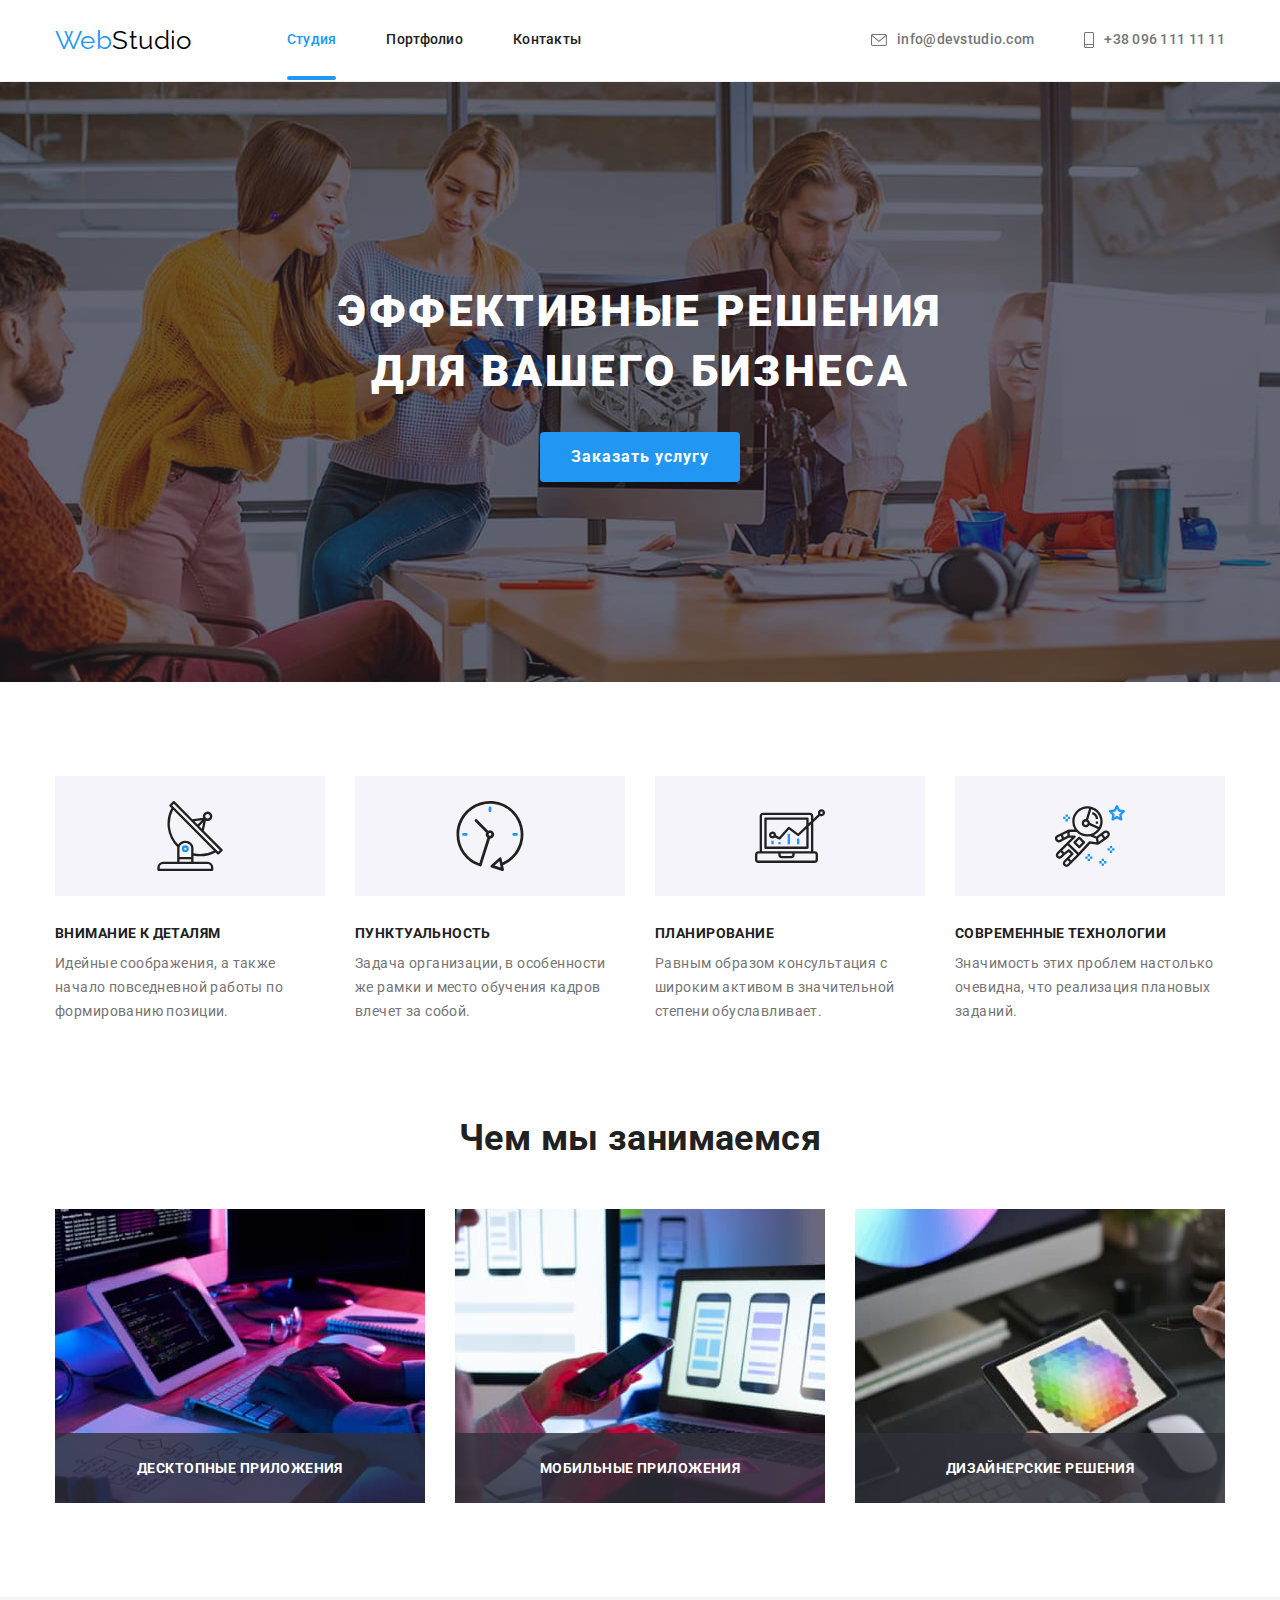
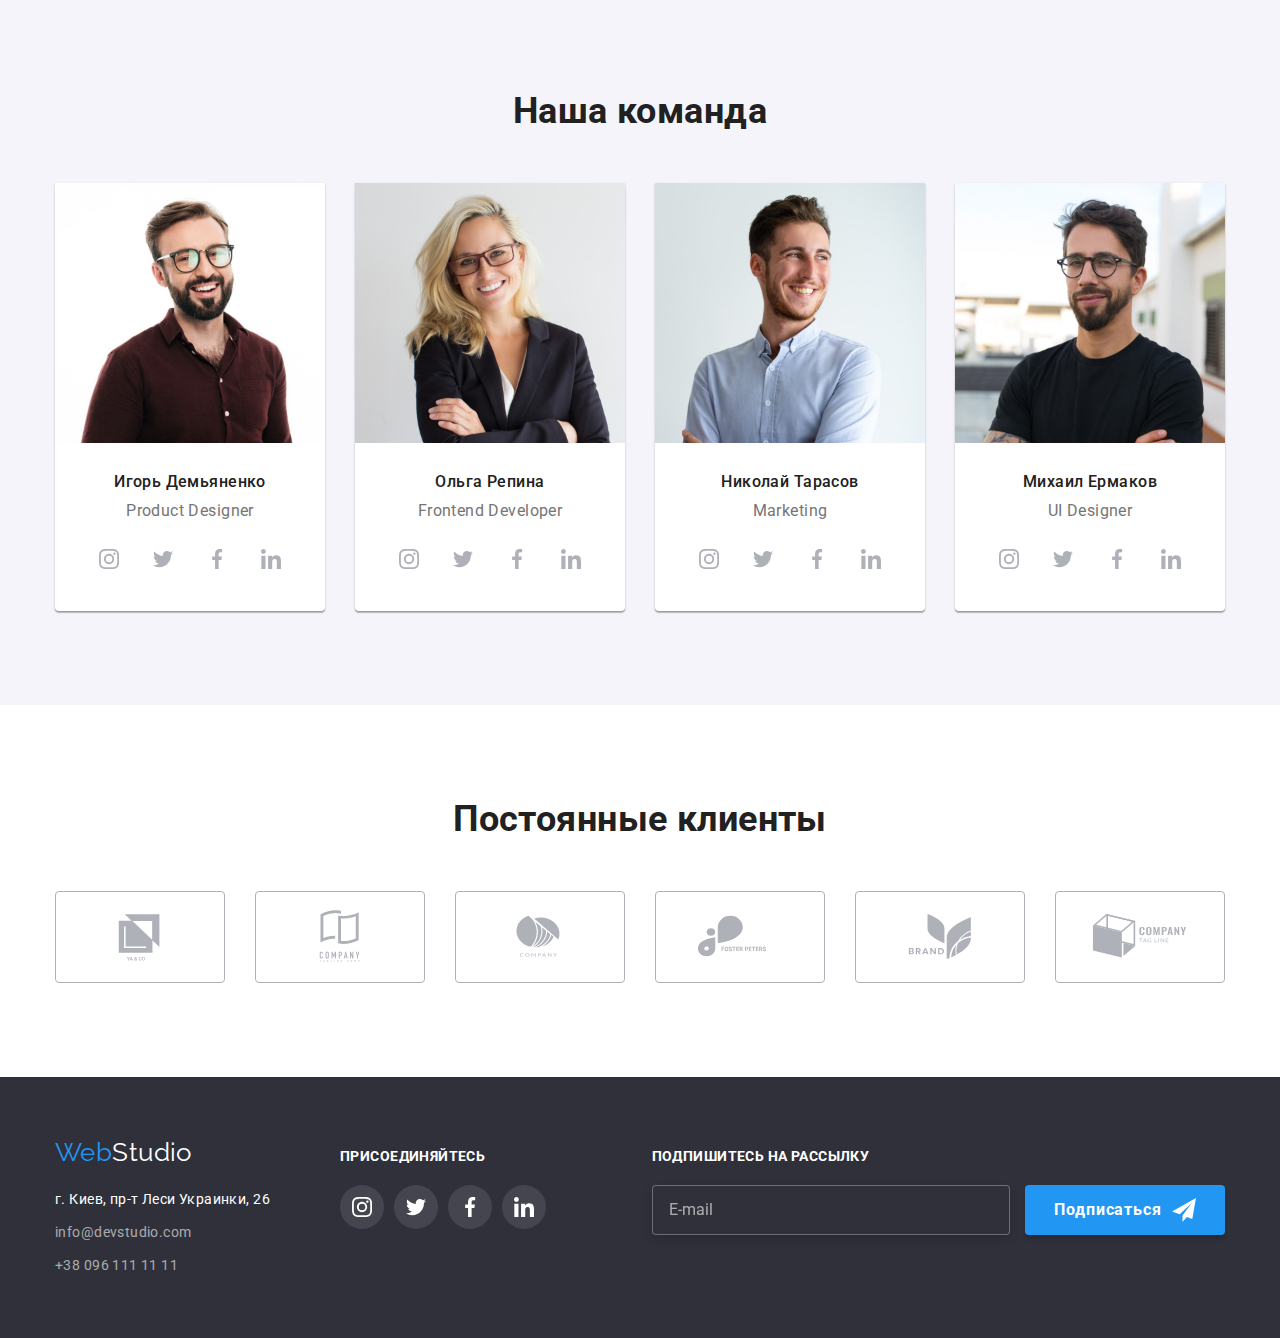
<file: index.html>
<!DOCTYPE html>
<html lang="ru">
  <head>
    <meta charset="UTF-8" />
    <meta http-equiv="X-UA-Compatible" content="IE=edge" />
    <meta name="viewport" content="width=device-width, initial-scale=1.0" />
    <title>Document</title>
    <link rel="preconnect" href="https://fonts.googleapis.com" />
    <link rel="preconnect" href="https://fonts.gstatic.com" crossorigin />
    <link
      href="https://fonts.googleapis.com/css2?family=Raleway:wght@700&family=Roboto:wght@400;500;700;900&display=swap"
      rel="stylesheet"
    />
    <link
      rel="stylesheet"
      href="https://cdnjs.cloudflare.com/ajax/libs/modern-normalize/1.1.0/modern-normalize.min.css"
    />
    <link rel="stylesheet" href="./css/main.min.css" />
  </head>
  <body>
    <header class="page-header">
      <div class="container">
        <a href="./index.html" class="page-header__logo logo link"
          ><span class="logo-accent">Web</span>Studio</a
        >
        <nav class="site-nav">
          <ul class="site-nav__list list">
            <li class="site-nav__item">
              <a href="./index.html" class="site-nav__link site-nav__link--current link">Студия</a>
            </li>
            <li class="site-nav__item">
              <a href="./portfolio.html" class="site-nav__link link">Портфолио</a>
            </li>
            <li class="site-nav__item"><a href="" class="site-nav__link link">Контакты</a></li>
          </ul>
        </nav>
        <ul class="contact-header">
          <li class="contact-header__item list">
            <a href="mailto:info@devstudio.com" class="contact-header__link link">
              <svg class="contact-header__contact-icon" width="16" height="12">
                <use href="./images/sprite.svg#icon-envelope"></use>
              </svg>
              info@devstudio.com</a
            >
          </li>
          <li class="contact-header__item list">
            <a href="tel:+380961111111" class="contact-header__link link">
              <svg class="contact-header__contact-icon" width="10" height="16">
                <use href="./images/sprite.svg#icon-smartphone"></use>
              </svg>
              +38 096 111 11 11</a
            >
          </li>
        </ul>
      </div>
    </header>
    <main>
      <section class="hero">
        <div class="container">
          <h1 class="hero__title">Эффективные решения для вашего бизнеса</h1>
          <button type="button" class="hero__button btn" data-modal-open>Заказать услугу</button>
        </div>
      </section>
      <section class="peculiarity section">
        <div class="container">
          <h2 class="peculiarity__title visualy-hidden">Особенности</h2>
          <ul class="peculiarity__list list">
            <li class="peculiarity__item">
              <div class="peculiarity__thumb">
                <svg class="peculiarity__icon">
                  <use href="./images/sprite.svg#icon-antenna"></use>
                </svg>
              </div>
              <h3 class="peculiarity__sub-title">Внимание к деталям</h3>
              <p class="peculiarity__text">
                Идейные соображения, а также начало повседневной работы по формированию позиции.
              </p>
            </li>
            <li class="peculiarity__item">
              <div class="peculiarity__thumb">
                <svg class="peculiarity__icon">
                  <use href="./images/sprite.svg#icon-clock-1"></use>
                </svg>
              </div>
              <h3 class="peculiarity__sub-title">Пунктуальность</h3>
              <p class="peculiarity__text">
                Задача организации, в особенности же рамки и место обучения кадров влечет за собой.
              </p>
            </li>
            <li class="peculiarity__item">
              <div class="peculiarity__thumb">
                <svg class="peculiarity__icon">
                  <use href="./images/sprite.svg#icon-diagram"></use>
                </svg>
              </div>
              <h3 class="peculiarity__sub-title">Планирование</h3>
              <p class="peculiarity__text">
                Равным образом консультация с широким активом в значительной степени обуславливает.
              </p>
            </li>
            <li class="peculiarity__item">
              <div class="peculiarity__thumb">
                <svg class="peculiarity__icon">
                  <use href="./images/sprite.svg#icon-astronaut"></use>
                </svg>
              </div>
              <h3 class="peculiarity__sub-title">Современные технологии</h3>
              <p class="peculiarity__text">
                Значимость этих проблем настолько очевидна, что реализация плановых заданий.
              </p>
            </li>
          </ul>
        </div>
      </section>
      <section class="section work">
        <div class="container">
          <h2 class="work__title title">Чем мы занимаемся</h2>
          <ul class="work__list list">
            <li class="work__item">
              <div class="work__thumb">
                <img
                  src="./images/img1.jpg"
                  alt="Программирование"
                  width="370"
                  height="294"
                  class="work__image"
                />
                <p class="work__text">Десктопные приложения</p>
              </div>
            </li>

            <li class="work__item">
              <div class="work__thumb">
                <img
                  src="./images/img2.jpg"
                  alt="Адаптивная вёрстка"
                  width="370"
                  height="294"
                  class="work__image"
                />
                <p class="work__text">Мобильные приложения</p>
              </div>
            </li>

            <li class="work__item">
              <div class="work__thumb">
                <img
                  src="./images/img3.jpg"
                  alt="Дизайн"
                  width="370"
                  height="294"
                  class="work__image"
                />
                <p class="work__text">Дизайнерские решения</p>
              </div>
            </li>
          </ul>
        </div>
      </section>
      <section class="section command">
        <div class="container">
          <h2 class="command__title title">Наша команда</h2>
          <ul class="command__list list">
            <li class="command__item">
              <img
                class="command__photo"
                src="./images/photo_demyanenko.jpg"
                alt="Игорь Демьяненко"
                width="270"
                height="260"
              />
              <h3 class="command__name">Игорь Демьяненко</h3>
              <p class="command__position">Product Designer</p>
              <ul class="social list">
                <li class="social__item">
                  <a href="" class="social__link">
                    <svg class="social__icon" width="20" height="20">
                      <use href="./images/sprite.svg#icon-instagram"></use>
                    </svg>
                  </a>
                </li>
                <li class="social__item">
                  <a href="" class="social__link">
                    <svg class="social__icon" width="20" height="20">
                      <use href="./images/sprite.svg#icon-twitter"></use>
                    </svg>
                  </a>
                </li>
                <li class="social__item">
                  <a href="" class="social__link">
                    <svg class="social__icon" width="20" height="20">
                      <use href="./images/sprite.svg#icon-facebook"></use>
                    </svg>
                  </a>
                </li>
                <li class="social__item">
                  <a href="" class="social__link">
                    <svg class="social__icon" width="20" height="20">
                      <use href="./images/sprite.svg#icon-linkedin"></use>
                    </svg>
                  </a>
                </li>
              </ul>
            </li>
            <li class="command__item">
              <img
                class="command__photo"
                src="./images/photo_repina.jpg"
                alt="Ольга Репина"
                width="270"
                height="260"
              />
              <h3 class="command__name">Ольга Репина</h3>
              <p class="command__position">Frontend Developer</p>
              <ul class="social list">
                <li class="social__item">
                  <a href="" class="social__link">
                    <svg class="social__icon" width="20" height="20">
                      <use href="./images/sprite.svg#icon-instagram"></use>
                    </svg>
                  </a>
                </li>
                <li class="social__item">
                  <a href="" class="social__link">
                    <svg class="social__icon" width="20" height="20">
                      <use href="./images/sprite.svg#icon-twitter"></use>
                    </svg>
                  </a>
                </li>
                <li class="social__item">
                  <a href="" class="social__link">
                    <svg class="social__icon" width="20" height="20">
                      <use href="./images/sprite.svg#icon-facebook"></use>
                    </svg>
                  </a>
                </li>
                <li class="social__item">
                  <a href="" class="social__link">
                    <svg class="social__icon" width="20" height="20">
                      <use href="./images/sprite.svg#icon-linkedin"></use>
                    </svg>
                  </a>
                </li>
              </ul>
            </li>
            <li class="command__item">
              <img
                class="command__photo"
                src="./images/photo_tarasov.jpg"
                alt="Николай Тарасов"
                width="270"
                height="260"
              />
              <h3 class="command__name">Николай Тарасов</h3>
              <p class="command__position">Marketing</p>
              <ul class="social list">
                <li class="social__item">
                  <a href="" class="social__link">
                    <svg class="social__icon" width="20" height="20">
                      <use href="./images/sprite.svg#icon-instagram"></use>
                    </svg>
                  </a>
                </li>
                <li class="social__item">
                  <a href="" class="social__link">
                    <svg class="social__icon" width="20" height="20">
                      <use href="./images/sprite.svg#icon-twitter"></use>
                    </svg>
                  </a>
                </li>
                <li class="social__item">
                  <a href="" class="social__link">
                    <svg class="social__icon" width="20" height="20">
                      <use href="./images/sprite.svg#icon-facebook"></use>
                    </svg>
                  </a>
                </li>
                <li class="social__item">
                  <a href="" class="social__link">
                    <svg class="social__icon" width="20" height="20">
                      <use href="./images/sprite.svg#icon-linkedin"></use>
                    </svg>
                  </a>
                </li>
              </ul>
            </li>
            <li class="command__item">
              <img
                class="command__photo"
                src="./images/photo_ermakov.jpg"
                alt="Михаил Ермаков"
                width="270"
                height="260"
              />
              <h3 class="command__name">Михаил Ермаков</h3>
              <p class="command__position">UI Designer</p>
              <ul class="social list">
                <li class="social__item">
                  <a href="" class="social__link">
                    <svg class="social__icon" width="20" height="20">
                      <use href="./images/sprite.svg#icon-instagram"></use>
                    </svg>
                  </a>
                </li>
                <li class="social__item">
                  <a href="" class="social__link">
                    <svg class="social__icon" width="20" height="20">
                      <use href="./images/sprite.svg#icon-twitter"></use>
                    </svg>
                  </a>
                </li>
                <li class="social__item">
                  <a href="" class="social__link">
                    <svg class="social__icon" width="20" height="20">
                      <use href="./images/sprite.svg#icon-facebook"></use>
                    </svg>
                  </a>
                </li>
                <li class="social__item">
                  <a href="" class="social__link">
                    <svg class="social__icon" width="20" height="20">
                      <use href="./images/sprite.svg#icon-linkedin"></use>
                    </svg>
                  </a>
                </li>
              </ul>
            </li>
          </ul>
        </div>
      </section>
      <section class="section clients">
        <div class="container">
          <h2 class="clients__title title">Постоянные клиенты</h2>
          <ul class="clients__list list">
            <li class="clients__item">
              <a href="" class="clients__link">
                <svg class="clients__icon" width="106" height="60">
                  <use href="./images/sprite.svg#icon-client-1"></use>
                </svg>
              </a>
            </li>
            <li class="clients__item">
              <a href="" class="clients__link">
                <svg class="clients__icon" width="106" height="60">
                  <use href="./images/sprite.svg#icon-client-2"></use>
                </svg>
              </a>
            </li>
            <li class="clients__item">
              <a href="" class="clients__link">
                <svg class="clients__icon" width="106" height="60">
                  <use href="./images/sprite.svg#icon-client-3"></use>
                </svg>
              </a>
            </li>
            <li class="clients__item">
              <a href="" class="clients__link">
                <svg class="clients__icon" width="106" height="60">
                  <use href="./images/sprite.svg#icon-client-4"></use>
                </svg>
              </a>
            </li>
            <li class="clients__item">
              <a href="" class="clients__link">
                <svg class="clients__icon" width="106" height="60">
                  <use href="./images/sprite.svg#icon-client-5"></use>
                </svg>
              </a>
            </li>
            <li class="clients__item">
              <a href="" class="clients__link">
                <svg class="clients__icon" width="106" height="60">
                  <use href="./images/sprite.svg#icon-client-6"></use>
                </svg>
              </a>
            </li>
          </ul>
        </div>
      </section>
    </main>
    <footer class="page-footer">
      <div class="container">
        <div class="contact-footer">
          <a href="./index.html" class="page-footer__logo logo link"
            ><span class="logo-accent">Web</span>Studio</a
          >
          <address class="address">
            <ul class="address__list list">
              <li class="address__geo">
                <a
                  href="https://goo.gl/maps/4YWWPyWF16ZQ9Hfj6"
                  target="_blank"
                  rel="noopener noreferrer"
                  class="address__geo-link link"
                  >г. Киев, пр-т Леси Украинки, 26</a
                >
              </li>
              <li class="address-item">
                <a href="mailto:info@devstudio.com" class="address-link link">info@devstudio.com</a>
              </li>
              <li class="address-item">
                <a href="tel:+380961111111" class="address-link link">+38 096 111 11 11</a>
              </li>
            </ul>
          </address>
        </div>
        <div class="join">
          <p class="join__title">Присоединяйтесь</p>
          <ul class="join__list list">
            <li class="join__item">
              <a href="" class="join__link">
                <svg class="join__icon" width="20" height="20">
                  <use href="./images/sprite.svg#icon-instagram"></use>
                </svg>
              </a>
            </li>
            <li class="join__item">
              <a href="" class="join__link">
                <svg class="join__icon" width="20" height="20">
                  <use href="./images/sprite.svg#icon-twitter"></use>
                </svg>
              </a>
            </li>
            <li class="join__item">
              <a href="" class="join__link">
                <svg class="join__icon" width="20" height="20">
                  <use href="./images/sprite.svg#icon-facebook"></use>
                </svg>
              </a>
            </li>
            <li class="join__item">
              <a href="" class="join__link">
                <svg class="join__icon" width="20" height="20">
                  <use href="./images/sprite.svg#icon-linkedin"></use>
                </svg>
              </a>
            </li>
          </ul>
        </div>
        <div class="subscribe">
          <b class="subscripe__title">Подпишитесь на рассылку</b>
          <form>
            <label for="email" class="subscribe__field">
              <input type="email" id="email" placeholder="E-mail" class="subscripe__input" />
            </label>
            <button type="submit" class="subscripe__btn btn">Подписаться</button>
          </form>
        </div>
      </div>
    </footer>
    <div class="backdrop is-hidden" data-modal>
      <div class="modal">
        <button type="button" class="modal__close" data-modal-close>
          <svg class="modal__close-icon" width="18" height="18">
            <use href="./images/sprite.svg#icon-close-modal"></use>
          </svg>
        </button>
        <b class="modal__title">Оставьте свои данные, мы вам перезвоним</b>
        <form class="feedback">
          <div class="feedback__thumb">
            <label for="name" class="feedback__title">Имя</label>
            <input type="text" name="name" class="feedback__input" id="name" />
            <svg width="18" height="18" class="feedback__icon">
              <use href="./images/sprite.svg#icon-person"></use>
            </svg>
          </div>
          <div class="feedback__thumb">
            <label for="phone" class="feedback__title">Телефон</label>
            <input type="tel" name="phone" class="feedback__input" id="phone" />
            <svg width="18" height="18" class="feedback__icon">
              <use href="./images/sprite.svg#icon-telephone"></use>
            </svg>
          </div>
          <div class="feedback__thumb">
            <label for="mail" class="feedback__title">Почта</label>
            <input type="tel" name="phone" class="feedback__input" id="mail" />
            <svg width="18" height="18" class="feedback__icon">
              <use href="./images/sprite.svg#icon-mail"></use>
            </svg>
          </div>
          <div class="feedback__thumb comment">
            <label for="comment" class="feedback__title">Комментарий</label>
            <textarea
              name="comment"
              id="comment"
              class="comment__input"
              placeholder="Введите текст"
            ></textarea>
          </div>
          <div class="agreement">
            <label for="agreement" class="agreement__title">
              <input
                type="checkbox"
                name="agreement"
                id="agreement"
                class="agreement__checkbox visualy-hidden"
              />
              <span class="agreement__icon"></span>
              Соглашаюсь с рассылкой и принимаю
              <a href="" class="agreement__link">Условия договора</a></label
            >
          </div>
          <button type="submit" class="modal__submit-button btn">Отправить</button>
        </form>
      </div>
    </div>
    <script src="./js/modal.js"></script>
  </body>
</html>
</file>
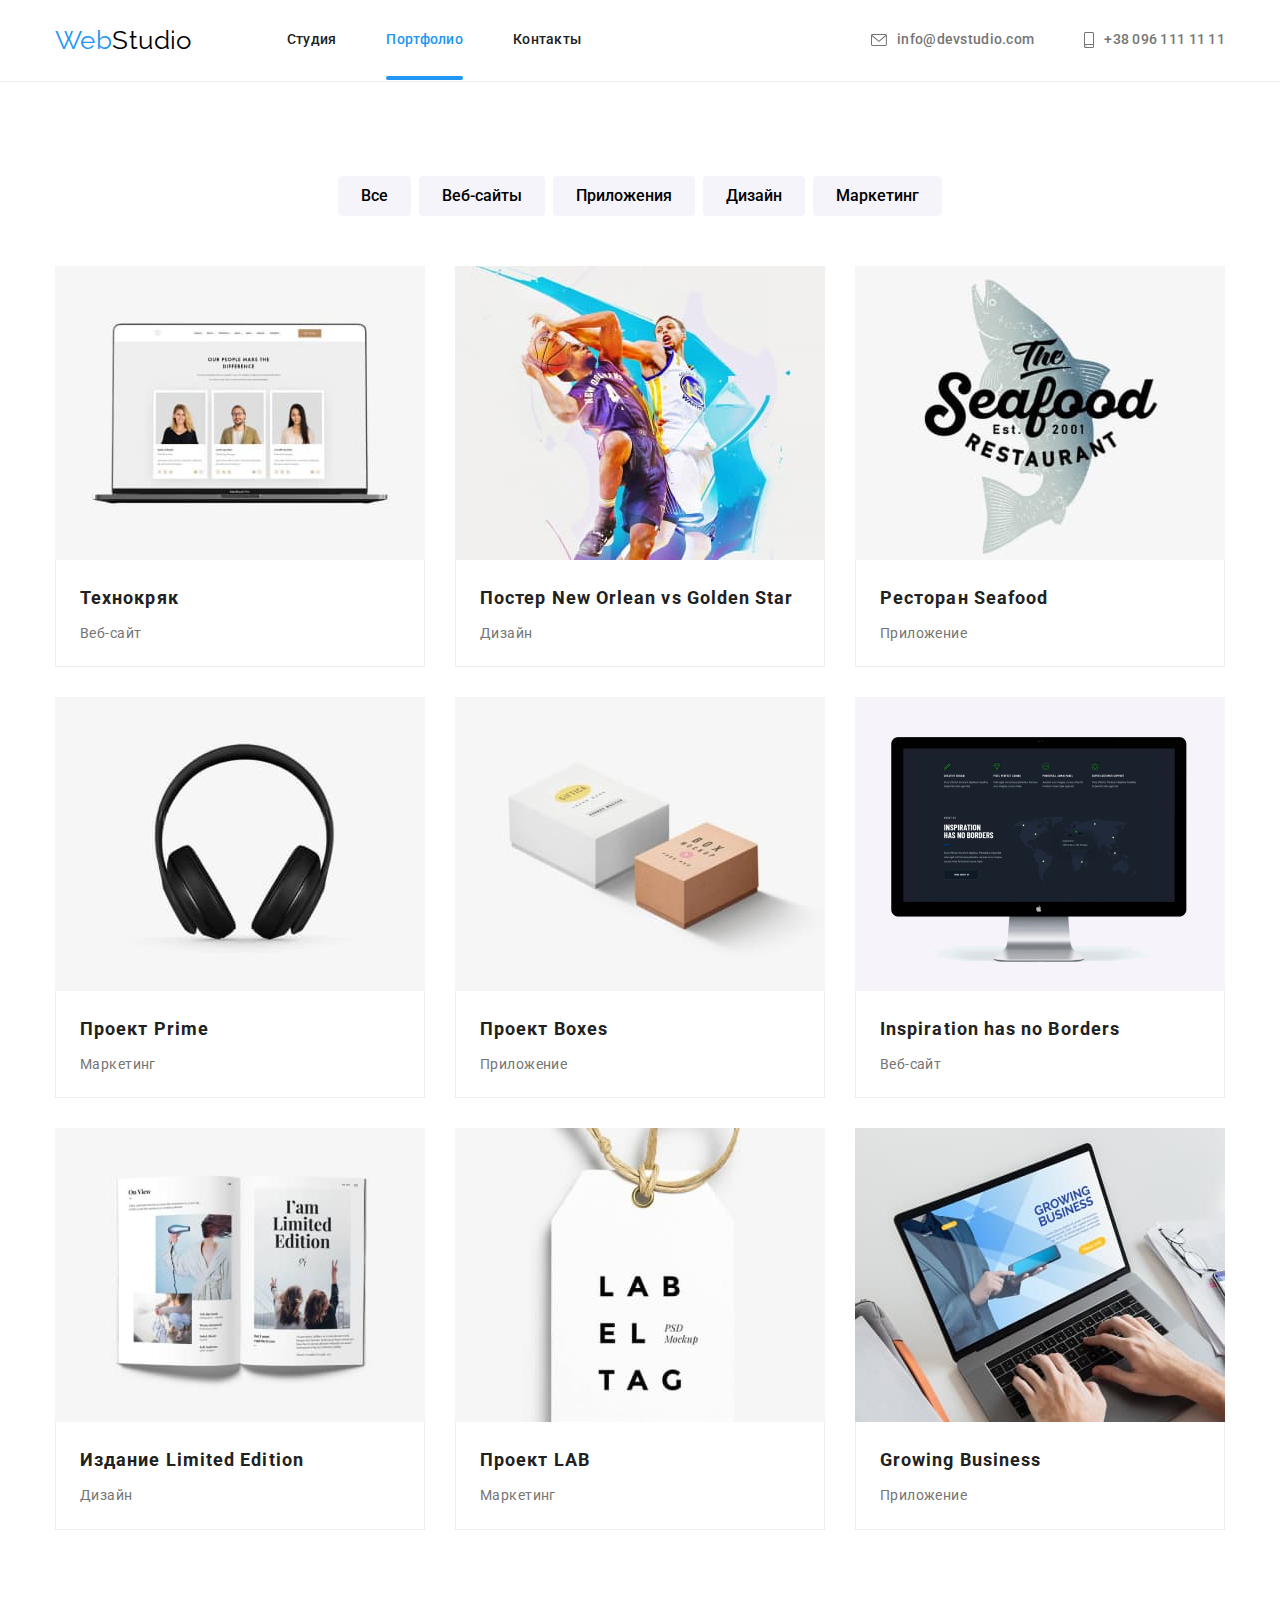
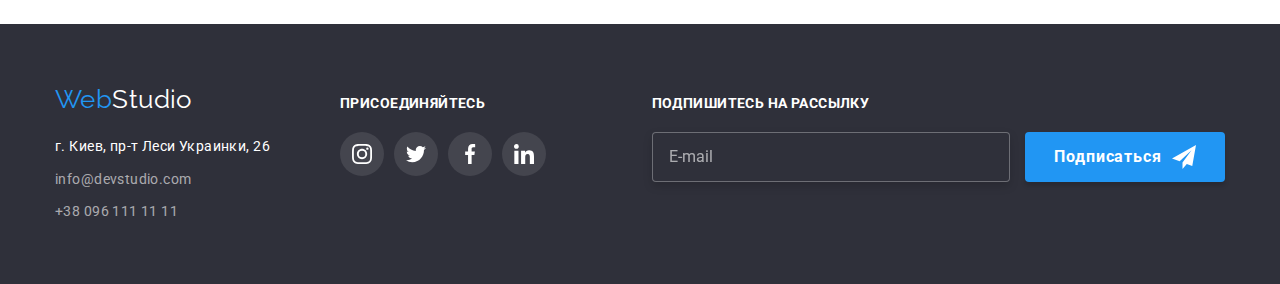
<file: portfolio.html>
<!DOCTYPE html>
<html lang="ru">
  <head>
    <meta charset="UTF-8" />
    <meta http-equiv="X-UA-Compatible" content="IE=edge" />
    <meta name="viewport" content="width=device-width, initial-scale=1.0" />
    <title>Document</title>
    <link rel="preconnect" href="https://fonts.googleapis.com" />
    <link rel="preconnect" href="https://fonts.gstatic.com" crossorigin />
    <link
      href="https://fonts.googleapis.com/css2?family=Raleway:wght@700&family=Roboto:wght@400;500;700;900&display=swap"
      rel="stylesheet"
    />
    <link
      rel="stylesheet"
      href="https://cdnjs.cloudflare.com/ajax/libs/modern-normalize/1.1.0/modern-normalize.min.css"
    />
    <link rel="stylesheet" href="./css/main.min.css" />
  </head>
  <body>
    <header class="page-header">
      <div class="container">
        <a href="./index.html" class="page-header__logo logo link"
          ><span class="logo-accent">Web</span>Studio</a
        >
        <nav class="site-nav">
          <ul class="site-nav__list list">
            <li class="site-nav__item">
              <a href="./index.html" class="site-nav__link link">Студия</a>
            </li>
            <li class="site-nav__item">
              <a href="./portfolio.html" class="site-nav__link link site-nav__link--current"
                >Портфолио</a
              >
            </li>
            <li class="site-nav__item"><a href="" class="site-nav__link link">Контакты</a></li>
          </ul>
        </nav>
        <ul class="contact-header">
          <li class="contact-header__item list">
            <a href="mailto:info@devstudio.com" class="contact-header__link link">
              <svg class="contact-header__contact-icon" width="16" height="12">
                <use href="./images/sprite.svg#icon-envelope"></use>
              </svg>
              info@devstudio.com</a
            >
          </li>
          <li class="contact-header__item list">
            <a href="tel:+380961111111" class="contact-header__link link">
              <svg class="contact-header__contact-icon" width="10" height="16">
                <use href="./images/sprite.svg#icon-smartphone"></use>
              </svg>
              +38 096 111 11 11</a
            >
          </li>
        </ul>
      </div>
    </header>
    <main>
      <section class="portfolio section">
        <div class="container">
          <h1 class="portfolio__title visualy-hidden">Портфолио</h1>

          <ul class="portfolio-filter list">
            <li class="portfolio-filter__item">
              <button type="button" class="portfolio-filter__button">Все</button>
            </li>
            <li class="portfolio-filter__item">
              <button type="button" class="portfolio-filter__button">Веб-сайты</button>
            </li>
            <li class="portfolio-filter__item">
              <button type="button" class="portfolio-filter__button">Приложения</button>
            </li>
            <li class="portfolio-filter__item">
              <button type="button" class="portfolio-filter__button">Дизайн</button>
            </li>
            <li class="portfolio-filter__item">
              <button type="button" class="portfolio-filter__button">Маркетинг</button>
            </li>
          </ul>

          <ul class="portfolio-list list">
            <li class="portfolio-list__item">
              <a href="" class="portfolio-list__link link">
                <div class="portfolio-list__thumb">
                  <img src="./images/macbook.jpg" alt="макбубк" width="370" height="294" />
                  <p class="portfolio-list__text">
                    Ресурс предлагает комплексные предложения с разным уровнем функционала и
                    сервисов. Все это позволит посетителю получить исчерпывающие сведения о компании
                    или частном лице.
                  </p>
                </div>
                <div class="description">
                  <h2 class="description__title">Технокряк</h2>
                  <p class="description__technology">Веб-сайт</p>
                </div>
              </a>
            </li>

            <li class="portfolio-list__item">
              <a href="" class="portfolio-list__link link"
                ><div class="portfolio-list__thumb">
                  <img src="./images/poster.jpg" alt="постер" width="370" height="294" />
                  <p class="portfolio-list__text">
                    Lorem, ipsum dolor sit amet consectetur adipisicing elit. Eligendi neque ipsam
                    autem minus, nesciunt numquam?
                  </p>
                </div>
                <div class="description">
                  <h2 class="description__title">Постер New Orlean vs Golden Star</h2>
                  <p class="description__technology">Дизайн</p>
                </div>
              </a>
            </li>

            <li class="portfolio-list__item">
              <a href="" class="portfolio-list__link link">
                <div class="portfolio-list__thumb">
                  <img src="./images/seafood.jpg" alt="логотип компании" width="370" height="294" />
                  <p class="portfolio-list__text">
                    Lorem ipsum dolor sit amet, consectetur adipisicing elit. Eaque officia
                    voluptatum eveniet! Voluptatum doloribus laboriosam, quod odio voluptas
                    similique accusantium?
                  </p>
                </div>
                <div class="description">
                  <h2 class="description__title">Ресторан Seafood</h2>
                  <p class="description__technology">Приложение</p>
                </div>
              </a>
            </li>

            <li class="portfolio-list__item">
              <a href="" class="portfolio-list__link link">
                <div class="portfolio-list__thumb">
                  <img src="./images/headphones.jpg" alt="наушники" width="370" height="294" />
                  <p class="portfolio-list__text">
                    Lorem ipsum dolor sit, amet consectetur adipisicing elit. Quidem distinctio
                    ipsam nostrum pariatur amet corrupti ab!
                  </p>
                </div>
                <div class="description">
                  <h2 class="description__title">Проект Prime</h2>
                  <p class="description__technology">Маркетинг</p>
                </div>
              </a>
            </li>

            <li class="portfolio-list__item">
              <a href="" class="portfolio-list__link link">
                <div class="portfolio-list__thumb">
                  <img src="./images/boxes.jpg" alt="две коробки" width="370" height="294" />
                  <p class="portfolio-list__text">
                    Lorem, ipsum dolor sit amet consectetur adipisicing elit. Adipisci modi, quae
                    ipsam facilis quos autem ducimus distinctio.
                  </p>
                </div>
                <div class="description">
                  <h2 class="description__title">Проект Boxes</h2>
                  <p class="description__technology">Приложение</p>
                </div>
              </a>
            </li>

            <li class="portfolio-list__item">
              <a href="" class="portfolio-list__link link">
                <div class="portfolio-list__thumb">
                  <img src="./images/mac.jpg" alt="моноблок" width="370" height="294" />
                  <p class="portfolio-list__text">
                    Lorem ipsum dolor sit amet, consectetur adipisicing elit. Perferendis molestias
                    accusantium corporis accusamus labore!
                  </p>
                </div>
                <div class="description">
                  <h2 class="description__title">Inspiration has no Borders</h2>
                  <p class="description__technology">Веб-сайт</p>
                </div>
              </a>
            </li>

            <li class="portfolio-list__item">
              <a href="" class="portfolio-list__link link">
                <div class="portfolio-list__thumb">
                  <img src="./images/book.jpg" alt="книга" width="370" height="294" />
                  <p class="portfolio-list__text">
                    Lorem ipsum, dolor sit amet consectetur adipisicing elit. Cupiditate, vitae,
                    quod dolore illo laudantium omnis blanditiis perspiciatis quae, ullam iusto
                    exercitationem?
                  </p>
                </div>
                <div class="description">
                  <h2 class="description__title">Издание Limited Edition</h2>
                  <p class="description__technology">Дизайн</p>
                </div>
              </a>
            </li>

            <li class="portfolio-list__item">
              <a href="" class="portfolio-list__link link">
                <div class="portfolio-list__thumb">
                  <img src="./images/label.jpg" alt="бирка" width="370" height="294" />
                  <p class="portfolio-list__text">
                    Lorem ipsum dolor, sit amet consectetur adipisicing elit. Quos quibusdam autem
                    ipsa commodi harum explicabo blanditiis assumenda facere at in, quas
                    repudiandae!
                  </p>
                </div>
                <div class="description">
                  <h2 class="description__title">Проект LAB</h2>
                  <p class="description__technology">Маркетинг</p>
                </div>
              </a>
            </li>

            <li class="portfolio-list__item">
              <a href="" class="portfolio-list__link link">
                <div class="portfolio-list__thumb">
                  <img src="./images/notebook.jpg" alt="ноутбук" width="370" height="294" />
                  <p class="portfolio-list__text">
                    Lorem ipsum dolor sit amet consectetur adipisicing elit. Quaerat blanditiis
                    similique natus et qui consequatur reprehenderit omnis dolores!
                  </p>
                </div>
                <div class="description">
                  <h2 class="description__title">Growing Business</h2>
                  <p class="description__technology">Приложение</p>
                </div>
              </a>
            </li>
          </ul>
        </div>
      </section>
    </main>
    <footer class="page-footer">
      <div class="container">
        <div class="contact-footer">
          <a href="./index.html" class="page-footer__logo logo link"
            ><span class="logo-accent">Web</span>Studio</a
          >
          <address class="address">
            <ul class="address__list list">
              <li class="address__geo">
                <a
                  href="https://goo.gl/maps/4YWWPyWF16ZQ9Hfj6"
                  target="_blank"
                  rel="noopener noreferrer"
                  class="address__geo-link link"
                  >г. Киев, пр-т Леси Украинки, 26</a
                >
              </li>
              <li class="address-item">
                <a href="mailto:info@devstudio.com" class="address-link link">info@devstudio.com</a>
              </li>
              <li class="address-item">
                <a href="tel:+380961111111" class="address-link link">+38 096 111 11 11</a>
              </li>
            </ul>
          </address>
        </div>
        <div class="join">
          <p class="join__title">Присоединяйтесь</p>
          <ul class="join__list list">
            <li class="join__item">
              <a href="" class="join__link">
                <svg class="join__icon" width="20" height="20">
                  <use href="./images/sprite.svg#icon-instagram"></use>
                </svg>
              </a>
            </li>
            <li class="join__item">
              <a href="" class="join__link">
                <svg class="join__icon" width="20" height="20">
                  <use href="./images/sprite.svg#icon-twitter"></use>
                </svg>
              </a>
            </li>
            <li class="join__item">
              <a href="" class="join__link">
                <svg class="join__icon" width="20" height="20">
                  <use href="./images/sprite.svg#icon-facebook"></use>
                </svg>
              </a>
            </li>
            <li class="join__item">
              <a href="" class="join__link">
                <svg class="join__icon" width="20" height="20">
                  <use href="./images/sprite.svg#icon-linkedin"></use>
                </svg>
              </a>
            </li>
          </ul>
        </div>
        <div class="subscribe">
          <b class="subscripe__title">Подпишитесь на рассылку</b>
          <form>
            <label for="email" class="subscribe__field">
              <input type="email" id="email" placeholder="E-mail" class="subscripe__input" />
            </label>
            <button type="submit" class="subscripe__btn btn">Подписаться</button>
          </form>
        </div>
      </div>
    </footer>
  </body>
</html>
</file>
<file: css/main.min.css>
body{background-color:#fff;color:#757575;font-size:14px;font-family:Roboto, sans-serif;letter-spacing:0.03em}h1,h2,h3,h4,p,ul{margin:0;padding:0}img{display:block;max-width:100%}.visualy-hidden{position:absolute;white-space:nowrap;width:1px;height:1px;overflow:hidden;border:0;padding:0;clip:rect(0 0 0 0);-webkit-clip-path:inset(50%);clip-path:inset(50%);margin:-1px}.container{width:1200px;margin-left:auto;margin-right:auto;padding-left:15px;padding-right:15px}.section{padding-top:94px;padding-bottom:94px}.list{list-style:none}.link{text-decoration:none;color:inherit}.title{font-weight:700;font-size:36px;line-height:1.16;text-align:center;color:#212121;margin-bottom:50px}.btn{display:-webkit-inline-box;display:-ms-inline-flexbox;display:inline-flex;-webkit-box-align:center;-ms-flex-align:center;align-items:center;-webkit-box-pack:center;-ms-flex-pack:center;justify-content:center;min-width:200px;height:50px;cursor:pointer;font-weight:700;font-size:16px;line-height:1.875;letter-spacing:0.06em;-webkit-box-shadow:0px 4px 4px rgba(0,0,0,0.15);box-shadow:0px 4px 4px rgba(0,0,0,0.15);border-radius:4px;border:transparent;color:#fff;background-color:#2196f3;-webkit-transition:background-color 250ms cubic-bezier(0.4, 0, 0.2, 1);transition:background-color 250ms cubic-bezier(0.4, 0, 0.2, 1)}.btn:hover,.btn:focus{background-color:#188ce8}.logo{color:#000;font-family:Raleway, cursive;font-size:26px;line-height:1.19}.logo-accent{color:#2196f3}.page-header__logo{margin-right:95px}.page-header{padding-bottom:25px;padding-top:25px;background-color:#fff;border-bottom:1px solid #ececec}.page-header .container{display:-webkit-box;display:-ms-flexbox;display:flex;-webkit-box-align:center;-ms-flex-align:center;align-items:center}.site-nav{margin-right:auto}.site-nav__list{display:-webkit-box;display:-ms-flexbox;display:flex;font-weight:500;line-height:1.14;letter-spacing:0.02em}.site-nav__item:not(:last-child){margin-right:50px}.site-nav__link{position:relative;padding-top:32px;padding-bottom:32px;color:#212121;text-decoration:none;-webkit-transition:color 250ms cubic-bezier(0.4, 0, 0.2, 1);transition:color 250ms cubic-bezier(0.4, 0, 0.2, 1)}.site-nav__link:hover,.site-nav__link:focus{color:#2196f3}.site-nav__link--current{color:#2196f3}.site-nav__link--current::after{content:'';position:absolute;left:0;bottom:-1px;width:100%;height:4px;background:#2196f3;border-radius:2px}.contact-header{display:-webkit-box;display:-ms-flexbox;display:flex}.contact-header__item:not(:last-child){margin-right:50px}.contact-header__link{-webkit-transition:color 250ms cubic-bezier(0.4, 0, 0.2, 1);transition:color 250ms cubic-bezier(0.4, 0, 0.2, 1);display:-webkit-box;display:-ms-flexbox;display:flex;-webkit-box-align:center;-ms-flex-align:center;align-items:center;font-weight:500;line-height:1.14;letter-spacing:0.02em;color:#757575}.contact-header__link:hover,.contact-header__link:focus{color:#2196f3}.contact-header__contact-icon{margin-right:10px;fill:currentColor}.hero{background-image:-webkit-gradient(linear, left top, right top, from(rgba(47,48,58,0.4)), to(rgba(47,48,58,0.4))),url(../images/hero-img.jpg);background-image:linear-gradient(to right, rgba(47,48,58,0.4), rgba(47,48,58,0.4)),url(../images/hero-img.jpg);background-position:center;background-size:cover;background-repeat:no-repeat;max-width:1600px;height:600px;background-color:#2f303a;text-align:center;margin-left:auto;margin-right:auto;padding-top:200px;padding-bottom:200px}.hero__title{color:#fff;font-weight:900;font-size:44px;line-height:1.36;letter-spacing:0.06em;text-transform:uppercase;width:696px;margin-bottom:30px;margin-left:auto;margin-right:auto}.peculiarity__list{display:-webkit-box;display:-ms-flexbox;display:flex;-ms-flex-wrap:wrap;flex-wrap:wrap}.peculiarity__item{-ms-flex-preferred-size:calc(100% / 4 - 30px);flex-basis:calc(100% / 4 - 30px)}.peculiarity__item:not(:last-child){margin-right:30px}.peculiarity__thumb{width:270px;height:120px;background-color:#f5f4fa;margin-bottom:30px;display:-webkit-inline-box;display:-ms-inline-flexbox;display:inline-flex;-webkit-box-align:center;-ms-flex-align:center;align-items:center;-webkit-box-pack:center;-ms-flex-pack:center;justify-content:center}.peculiarity__icon{width:70px;height:70px}.peculiarity__sub-title{font-size:14px;font-weight:700;line-height:1.14;text-transform:uppercase;color:#212121;margin-bottom:10px}.peculiarity__text{line-height:1.71}.section.work{padding-top:0}.work__list{display:-webkit-box;display:-ms-flexbox;display:flex;-ms-flex-wrap:wrap;flex-wrap:wrap}.work__item:not(:last-child){margin-right:30px}.work__thumb{position:relative}.work__text{position:absolute;left:0;bottom:0;width:100%;height:70px;background:rgba(47,48,58,0.8);display:-webkit-box;display:-ms-flexbox;display:flex;-webkit-box-align:center;-ms-flex-align:center;align-items:center;-webkit-box-pack:center;-ms-flex-pack:center;justify-content:center;font-weight:700;text-transform:uppercase;color:#fff}.command{background-color:#f5f4fa}.command__list{display:-webkit-box;display:-ms-flexbox;display:flex;margin:0 -15px}.command__item{text-align:center;background-color:#fff;-webkit-box-shadow:0px 1px 3px rgba(0,0,0,0.12),0px 1px 1px rgba(0,0,0,0.14),0px 2px 1px rgba(0,0,0,0.2);box-shadow:0px 1px 3px rgba(0,0,0,0.12),0px 1px 1px rgba(0,0,0,0.14),0px 2px 1px rgba(0,0,0,0.2);border-radius:0px 0px 4px 4px;margin:0 15px;-ms-flex-wrap:wrap;flex-wrap:wrap;-ms-flex-preferred-size:calc(100% / 4 - 30px);flex-basis:calc(100% / 4 - 30px)}.command__name{font-weight:500;font-size:16px;line-height:1.18;color:#212121;margin-top:30px;margin-bottom:10px}.command__position{font-size:16px;line-height:1.18;margin-bottom:16px}.social{display:-webkit-inline-box;display:-ms-inline-flexbox;display:inline-flex;margin-bottom:30px}.social__item:not(:last-child){margin-right:10px}.social__link{-webkit-transition:fill 250ms cubic-bezier(0.4, 0, 0.2, 1),background-color 250ms cubic-bezier(0.4, 0, 0.2, 1);transition:fill 250ms cubic-bezier(0.4, 0, 0.2, 1),background-color 250ms cubic-bezier(0.4, 0, 0.2, 1);display:-webkit-inline-box;display:-ms-inline-flexbox;display:inline-flex;-webkit-box-align:center;-ms-flex-align:center;align-items:center;-webkit-box-pack:center;-ms-flex-pack:center;justify-content:center;border-radius:50%;width:44px;height:44px;fill:#afb1b8}.social__link:hover,.social__link:focus{background-color:#2196f3;fill:#fff}.clients__list{display:-webkit-box;display:-ms-flexbox;display:flex}.clients__item:not(:last-child){margin-right:30px}.clients__link{-webkit-transition:border 250ms cubic-bezier(0.4, 0, 0.2, 1),fill 250ms cubic-bezier(0.4, 0, 0.2, 1);transition:border 250ms cubic-bezier(0.4, 0, 0.2, 1),fill 250ms cubic-bezier(0.4, 0, 0.2, 1);display:-webkit-inline-box;display:-ms-inline-flexbox;display:inline-flex;-webkit-box-align:center;-ms-flex-align:center;align-items:center;-webkit-box-pack:center;-ms-flex-pack:center;justify-content:center;width:170px;height:92px;cursor:pointer;border:1px solid #afb1b8;border-radius:4px;fill:#afb1b8}.clients__link:hover,.clients__linkk:focus{fill:#2196f3;border-color:#2196f3}.portfolio-filter{display:-webkit-box;display:-ms-flexbox;display:flex;-webkit-box-pack:center;-ms-flex-pack:center;justify-content:center;margin-bottom:50px}.portfolio-filter__item:not(:last-child){margin-right:8px}.portfolio-filter__button{cursor:pointer;border:1px solid transparent;border-radius:4px;-webkit-transition:background-color 250ms cubic-bezier(0.4, 0, 0.2, 1),color 250ms cubic-bezier(0.4, 0, 0.2, 1);transition:background-color 250ms cubic-bezier(0.4, 0, 0.2, 1),color 250ms cubic-bezier(0.4, 0, 0.2, 1);font-weight:500;font-size:16px;line-height:1.62;padding:6px 22px;background-color:#f5f4fa}.portfolio-filter__button:hover,.portfolio-filter__button:focus{background-color:#2196f3;color:#fff;-webkit-box-shadow:0px 3px 1px rgba(0,0,0,0.1),0px 1px 2px rgba(0,0,0,0.08),0px 2px 2px rgba(0,0,0,0.12);box-shadow:0px 3px 1px rgba(0,0,0,0.1),0px 1px 2px rgba(0,0,0,0.08),0px 2px 2px rgba(0,0,0,0.12)}.portfolio-list{display:-webkit-box;display:-ms-flexbox;display:flex;-ms-flex-wrap:wrap;flex-wrap:wrap;margin:-15px}.portfolio-list__item{-webkit-transition:-webkit-box-shadow 250ms cubic-bezier(0.4, 0, 0.2, 1);transition:-webkit-box-shadow 250ms cubic-bezier(0.4, 0, 0.2, 1);transition:box-shadow 250ms cubic-bezier(0.4, 0, 0.2, 1);transition:box-shadow 250ms cubic-bezier(0.4, 0, 0.2, 1), -webkit-box-shadow 250ms cubic-bezier(0.4, 0, 0.2, 1);-ms-flex-preferred-size:calc((100% - 90px) / 3);flex-basis:calc((100% - 90px) / 3);margin:15px}.portfolio-list__item:hover,.portfolio-list__item:focus{-webkit-box-shadow:0px 1px 1px rgba(0,0,0,0.12),0px 4px 4px rgba(0,0,0,0.06),1px 4px 6px rgba(0,0,0,0.16);box-shadow:0px 1px 1px rgba(0,0,0,0.12),0px 4px 4px rgba(0,0,0,0.06),1px 4px 6px rgba(0,0,0,0.16)}.portfolio-list__thumb{position:relative;overflow:hidden}.portfolio-list__text{position:absolute;-webkit-transform:translateY(100%);transform:translateY(100%);pointer-events:none;-webkit-transition:-webkit-transform 250ms cubic-bezier(0.4, 0, 0.2, 1);transition:-webkit-transform 250ms cubic-bezier(0.4, 0, 0.2, 1);transition:transform 250ms cubic-bezier(0.4, 0, 0.2, 1);transition:transform 250ms cubic-bezier(0.4, 0, 0.2, 1), -webkit-transform 250ms cubic-bezier(0.4, 0, 0.2, 1);display:-webkit-box;display:-ms-flexbox;display:flex;padding:63px 24px;top:0;right:0;width:100%;height:100%;font-size:18px;line-height:1.38;color:#fff;background:rgba(33,150,243,0.9)}.portfolio-list__link:hover .portfolio-list__text,.portfolio-list__link:focus .portfolio-list__text{-webkit-transform:translateY(0);transform:translateY(0)}.description{padding:20px 24px;border-left:1px solid #eeeeee;border-right:1px solid #eeeeee;border-bottom:1px solid #eeeeee}.description__title{margin-bottom:4px;font-weight:700;font-size:18px;line-height:2;letter-spacing:0.06em;color:#212121}.description__technology{line-height:1.875}.page-footer{padding-top:60px;padding-bottom:60px;background-color:#2f303a}.page-footer .container{display:-webkit-box;display:-ms-flexbox;display:flex;-webkit-box-align:baseline;-ms-flex-align:baseline;align-items:baseline}.contact-footer{margin-right:70px}.page-footer__logo{display:inline-block;color:#fff;margin-bottom:20px}.address__geo{margin-bottom:9px}.address__geo-link{font-style:normal;line-height:1.714;color:#fff;-webkit-transition:color 250ms cubic-bezier(0.4, 0, 0.2, 1);transition:color 250ms cubic-bezier(0.4, 0, 0.2, 1)}.address__geo-link:hover,.address__geo-link:focus{color:#2196f3}.address-item:not(:last-child){margin-bottom:9px}.address-link{font-style:normal;line-height:1.71;color:rgba(255,255,255,0.6);-webkit-transition:color 250ms cubic-bezier(0.4, 0, 0.2, 1);transition:color 250ms cubic-bezier(0.4, 0, 0.2, 1)}.address-link:hover,.address-link:focus{color:#2196f3}.join{margin-right:auto}.join__title{font-weight:700;line-height:1.14;text-transform:uppercase;color:#fff;margin-bottom:20px}.join__list{display:-webkit-box;display:-ms-flexbox;display:flex}.join__item:not(:last-child){margin-right:10px}.join__link{display:-webkit-inline-box;display:-ms-inline-flexbox;display:inline-flex;-webkit-box-align:center;-ms-flex-align:center;align-items:center;-webkit-box-pack:center;-ms-flex-pack:center;justify-content:center;border-radius:50%;width:44px;height:44px;background:rgba(255,255,255,0.1);fill:#fff;-webkit-transition:background-color 250ms cubic-bezier(0.4, 0, 0.2, 1);transition:background-color 250ms cubic-bezier(0.4, 0, 0.2, 1)}.join__link:hover,.join__link:focus{background-color:#2196f3}.subscripe__title{display:inline-block;font-weight:700;line-height:1.14;text-transform:uppercase;color:#fff;margin-bottom:20px}.subscripe__input{width:358px;height:50px;margin-right:12px;padding:15px 16px;font-size:16px;line-height:1.25;background-color:#2f303a;border:1px solid rgba(255,255,255,0.3);-webkit-filter:drop-shadow(0px 4px 4px rgba(0,0,0,0.15));filter:drop-shadow(0px 4px 4px rgba(0,0,0,0.15));border-radius:4px;color:rgba(255,255,255,0.6);-webkit-transition:border-color 250ms cubic-bezier(0.4, 0, 0.2, 1);transition:border-color 250ms cubic-bezier(0.4, 0, 0.2, 1)}.subscripe__input::-webkit-input-placeholder{font-size:16px;line-height:1.25;color:rgba(255,255,255,0.6)}.subscripe__input:-ms-input-placeholder{font-size:16px;line-height:1.25;color:rgba(255,255,255,0.6)}.subscripe__input::-ms-input-placeholder{font-size:16px;line-height:1.25;color:rgba(255,255,255,0.6)}.subscripe__input::placeholder{font-size:16px;line-height:1.25;color:rgba(255,255,255,0.6)}.subscribe__field:focus-within .subscripe__input{outline:none;border-color:#2196f3}.subscripe__btn::after{content:'';margin-left:10px;fill:currentColor;width:24px;height:24px;background-image:url(../images/send.svg)}.backdrop{position:fixed;top:0;left:0;width:100%;height:100%;background-color:rgba(0,0,0,0.2);opacity:1;-webkit-transition:opacity 250ms cubic-bezier(0.4, 0, 0.2, 1);transition:opacity 250ms cubic-bezier(0.4, 0, 0.2, 1)}.is-hidden{pointer-events:none;opacity:0}.is-hidden .modal{-webkit-transform:translate(-50%, -50%) scale(1.2);transform:translate(-50%, -50%) scale(1.2)}.modal{position:absolute;top:50%;left:50%;-webkit-transform:translate(-50%, -50%) scale(1);transform:translate(-50%, -50%) scale(1);-webkit-transition:-webkit-transform 250ms cubic-bezier(0.4, 0, 0.2, 1);transition:-webkit-transform 250ms cubic-bezier(0.4, 0, 0.2, 1);transition:transform 250ms cubic-bezier(0.4, 0, 0.2, 1);transition:transform 250ms cubic-bezier(0.4, 0, 0.2, 1), -webkit-transform 250ms cubic-bezier(0.4, 0, 0.2, 1);min-width:528px;min-height:581px;padding:40px 39px 40px 41px;background-color:#fff}.modal__close{position:absolute;top:8px;right:8px;width:30px;height:30px;display:-webkit-box;display:-ms-flexbox;display:flex;-webkit-box-align:center;-ms-flex-align:center;align-items:center;-webkit-box-pack:center;-ms-flex-pack:center;justify-content:center;border-radius:50%;border:1px solid rgba(0,0,0,0.1);cursor:pointer;background-color:#fff;-webkit-transition:fill 250ms cubic-bezier(0.4, 0, 0.2, 1);transition:fill 250ms cubic-bezier(0.4, 0, 0.2, 1)}.modal__close:hover{fill:#2196f3}.modal__title{display:inline-block;margin-bottom:12px;font-weight:700;font-size:20px;line-height:1.15;color:#212121}.feedback__thumb{position:relative;margin-bottom:10px}.feedback__title{position:relative;display:block;margin-bottom:4px;font-size:12px;line-height:1.17;letter-spacing:0.01em;color:#757575}.feedback__input{width:100%;height:40px;padding-left:42px;border:1px solid rgba(33,33,33,0.2);border-radius:4px;-webkit-transition:border-color 250ms cubic-bezier(0.4, 0, 0.2, 1);transition:border-color 250ms cubic-bezier(0.4, 0, 0.2, 1)}.feedback__input:focus{outline:none;border-color:#2196f3}.feedback__input:focus ~ .feedback__icon{fill:#2196f3}.feedback__icon{position:absolute;top:26px;left:12px;-webkit-transition:fill 250ms cubic-bezier(0.4, 0, 0.2, 1);transition:fill 250ms cubic-bezier(0.4, 0, 0.2, 1)}.comment{margin-bottom:20px}.comment__input{padding:12px 16px;width:100%;height:120px;overflow:hidden;border:1px solid rgba(33,33,33,0.2);border-radius:4px;resize:none;-webkit-transition:border-color 250ms cubic-bezier(0.4, 0, 0.2, 1);transition:border-color 250ms cubic-bezier(0.4, 0, 0.2, 1)}.comment__input::-webkit-input-placeholder{letter-spacing:0.01em;color:rgba(117,117,117,0.5)}.comment__input:-ms-input-placeholder{letter-spacing:0.01em;color:rgba(117,117,117,0.5)}.comment__input::-ms-input-placeholder{letter-spacing:0.01em;color:rgba(117,117,117,0.5)}.comment__input::placeholder{letter-spacing:0.01em;color:rgba(117,117,117,0.5)}.comment__input:focus{outline:none;border-color:#2196f3}.agreement{margin-bottom:30px;margin-left:25px}.agreement__title{position:relative;display:-webkit-box;display:-ms-flexbox;display:flex;-webkit-box-align:center;-ms-flex-align:center;align-items:center;line-height:1.714}.agreement__checkbox:focus+.agreement__icon{-webkit-box-shadow:0 0 0 1px #2196f3;box-shadow:0 0 0 1px #2196f3}.agreement__checkbox:checked+.agreement__icon{background-color:#2196f3;background-image:url(../images/icon-check.svg);border-color:#2196f3}.agreement__icon{position:absolute;top:3px;left:0;margin-left:-25px;display:inline-block;width:16px;height:15px;border:2px solid #212121;border-radius:2px;margin-right:7px;-webkit-transition:all 250ms cubic-bezier(0.4, 0, 0.2, 1);transition:all 250ms cubic-bezier(0.4, 0, 0.2, 1)}.agreement__link{color:#2196f3;margin-left:4px;-webkit-transition:color 250ms cubic-bezier(0.4, 0, 0.2, 1);transition:color 250ms cubic-bezier(0.4, 0, 0.2, 1)}.agreement__link:hover,.agreement__link:focus{color:#188ce8}.modal__submit-button{display:block;margin:0 auto}
/*# sourceMappingURL=main.min.css.map */
</file>
